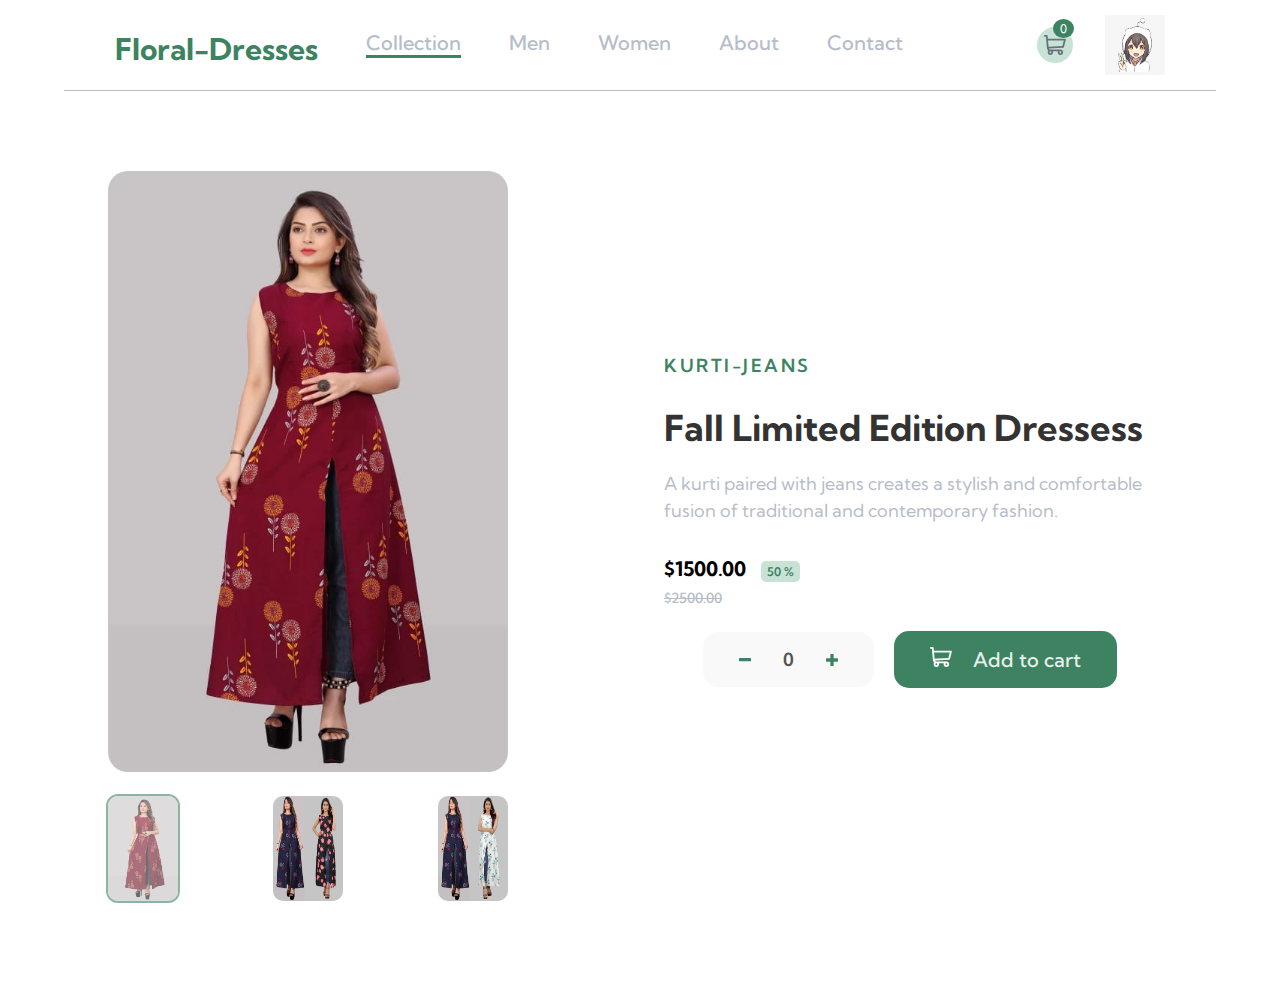
<file: task 1/index.html>
<!DOCTYPE html>
<html lang="en">
  <head>
    <meta charset="UTF-8" />
    <meta name="viewport" content="width=device-width,initial-scale=1.0" />
    <meta http-equiv="X-UA-Compatible" content="ie=edge" />
    <meta
      name="description"
      content="dresses e-commerce party-wear shopping clothes"
    />
    <!-- Link of Font Awesome -->
    <link
      rel="stylesheet"
      href="https://cdnjs.cloudflare.com/ajax/libs/font-awesome/6.0.0-beta2/css/all.min.css" integrity="sha512-YWzhKL2whUzgiheMoBFwW8CKV4qpHQAEuvilg9FAn5VJUDwKZZxkJNuGM4XkWuk94WCrrwslk8yWNGmY1EduTA==" crossorigin="anonymous" referrerpolicy="no-referrer"
    />
   
    <!-- Styling Links -->
    <link href="style.css" type="text/css" rel="stylesheet" />
    <link rel="manifest" href="manifest.webmanifest" />
    <link rel="icon" href="images/favicon-32x32.png" />
    <link rel="icon" href="images/apple.png" />
    
    <link href="general.css" type="text/css" rel="stylesheet" />
    <link href="queries.css" type="text/css" rel="stylesheet" /> 

    <!-- this is a link of animate.css -->
    <link rel="stylesheet" href="https://cdnjs.cloudflare.com/ajax/libs/animate.css/4.1.1/animate.min.css">
    

    <title>Floral-Dresses</title>
  </head>
  <body >
    <div class="overlay"></div>
    <header class="header">
     
        <button class="navigation-btn " aria-label="close icon">
            <i class="menu-btn close fas fa-close"></i>
        </button>
        
        <div class="logo--bars">
            <button class="navigation-btn " aria-label="navigation open icon">
                <i class="menu-btn open fas fa-bars"></i>
            </button>
            <div class="logo logo-hide" >
              Floral-Dresses
            </div>
        </div>
        
      <!-- log end here  -->
      <!-- navigation start -->
      <div class="main-navigation">
        
        <nav>
        <ul class="main-navigation-list">
           <li>
            <div class="logo logo--inner ">
                Floral-Dresses
            </div>
           </li>
          <li>
            <a href="#" class="main-navigation-link nav-active">Collection</a>
           </li>
          </li>
          <li><a href="#" class="main-navigation-link ">Men</a></li>
          <li>
            <a href="#" class="main-navigation-link">Women</a>
          </li>
          <li><a href="#" class="main-navigation-link">About</a></li>
          <li>
            <a href="#" class="main-navigation-link ">Contact</a>
          </li>
        </ul>
      </div>
      <div class="cart-container" id="empty">
        <p class="cart-name">Cart</p>
        <div class="cart--line"></div>
        <p class="cart--empty">Your cart is empty</p>
      </div>
      <div class="cart-container   " id="filled">
        <p class="cart-name">Cart</p>
        
        <div class="cart--line"></div>
       <div class="fill">
         <div>
         <img src="images/image 1.jpg" class="cart-thumbnail" alt="added item into cart"></div>
         <div>
         <p class="fill--cart"> Fall limited edition dresses</p>
         <p class="price--cart"><span class="item--price" > &#36; 1025.00 </span><span class="multi">X </span> <span class="quantity">1</span>  &#36;<span class="total">  1025</span></p>
        </div>
        <div>
         <img src="images/icon-delete.svg" class="delete" alt="delete icon to empty the cart">
        </div>
         
       </div>
      
       <button class="button" aria-label="Checkout"><a class="checkout" href="#"> Checkout</a>
       </button>

        
      </div>
      <!-- cart and avatar  -->
       <div class="cart--container">
       
          <a href="#" class="cart--link">
            <img src="images/icon-cart.svg" class="cart cart--show" alt="cart image">
            <span class="superscript">0</span>
          </a>
          <img src="images\image-avatar.png" class="avatar" alt=" current login user" />
        
       </div>
      
      </nav>
     
    </header>
    <!-- line below header  -->
    
    <div class="line">
     
    </div>
    
    <!-- hero section  -->
    <section class="hero-section">
      <!-- hero container  -->
      <div class="hero grid grid--two--col">
            <!-- hero image  -->
        <div class="hero-images ">
         <div class="imgesss ">
          <img src="images/image 1.jpg" class="hero-image slide mobile--slide " alt="dresses image" />
          <img src="images/image 2.jpg" class="hero-image " alt="dresses image" />
          <img src="images/image 3.jpg" class="hero-image   " alt="dresses image" />
          <button class="arrow left--arrow" id="mobile--previous" aria-label="arrow icon">
            <img src="images/icon-previous.svg" class="  previous" alt="previous icon">
          </button>
          <button class="arrow right--arrow" id="mobile--next" aria-label="arrow icon" >
            <img src="images/icon-next.svg" class="next" alt="next icon">
          </button>
        </div>
          <div class="images-container">
            <img src="images/image 1.jpg"  class="image-1 thumbnail thumbnail-active" alt="dresses image thumbnail">
            <img src="images/image 2.jpg"  class="image-2 thumbnail" alt="dresses image thumbnail">
            <img src="images/image 3.jpg"  class="image-3 thumbnail" alt="dresses image thumbnail">
           
           
          </div>
          
          <!-- pop up container  -->
          <div class="img-container ">
            <button class="closeBtn" aria-label="close icon">
              <img src="images/icon-close.svg" class="  close" alt="close icon ">
            </button>
            <img src="images/image 1.jpg" class="overlay-img shown " alt="dresses image" />
          <img src="images/image 2.jpg" class="overlay-img " alt="dresses image"/>
          <img src="images/image 3.jpg" class="overlay-img " alt="dresses image" />
      
            <div class="images-container">
              <img src="images/image 1.jpg"  class="image-1 overlay-thumb thumbnail-active"alt="dresses image thumbnail">
              <img src="images/image 2.jpg"  class="image-2 overlay-thumb"alt="dresses image thumbnail">
              <img src="images/image 3.jpg"  class="image-3 overlay-thumb"alt="dresses image thumbnail">
             
             
            </div>
            <button class="arrow left--arrow" id="arrow--previous" aria-label="arrow ">
              <img src="images/icon-previous.svg" class="  previous" alt="previous icon">
            </button>
            <button class="arrow right--arrow" id="arrow--next" aria-label="arrow icon">
              <img src="images/icon-next.svg" class="next" alt="next icon">
            </button>
          </div>
          
        </div>
        <!-- hero text box  -->
        <div class="hero-text-box">
          <div class="padding-left">
          <span class="subheading"> KURTI-JEANS</span>
          <h1 class="primary-heading">
           Fall limited edition dressess
          </h1>
          <p class="hero-description">
            A kurti paired with jeans creates a stylish and comfortable fusion of traditional and contemporary fashion.
          </p>
          <div class="mobile-active">
<p class="price">&#36;1500.00 <span class="discount">50 &#37</span></p>
<p class="old-price">  &#36;2500.00</p>
</div>
</div>
<div class="action">
<a href="#section-how" class="btn btn--right"><img src="images/icon-minus.svg" class="minus padding--right text--align" alt="minus icon to remove icon"><span class="number">0</span><img src="images/icon-plus.svg" class="plus padding--left" alt="plus icon to add item into cart"></a>
          <a class="btn btn--left add--to" href="#cta"><img src="images/icon-cart.svg" class="cart" alt="cart icon" > <span class="add_to">Add to cart</span> </a>
          
          </div>
            
          </div>
        
        </div>
       
      </div>
  
          </section>

    </div>
    
    <script src="script.js"></script>
  </body>
</html>
</file>
<file: task 1/style.css>
@import url("https://fonts.googleapis.com/css2?family=Barlow+Condensed&family=Bellefair&family=Kumbh+Sans:wght@400;500;600;700&family=Outfit:wght@400;500;600&display=swap");
* {
  box-sizing: border-box;
  padding: 0;
  margin: 0;
}
body {
  position: relative;
}
/* header  */
.sticky {
  position: fixed;
  top: 0;
  bottom: 0;
  background-color: rgba(255, 255, 255, 0.9);
  box-shadow: 0 2px 10px rgba(0, 0, 0, 0.3);
  width: 100%;
  height: 80rem;
  padding-top: 0;
  padding-bottom: 0;
  z-index: 999;
  transition: all 0.5s ease-out;
}
.header {
  display: flex;
  align-items: center;
  justify-content: space-around;
  height: 9rem;
  padding: 0 4.8rem;
  background-color: hsl(0, 0%, 100%);
  position: relative;
}
.logo {
  font-size: 3rem;
  height: 3rem;
  cursor: pointer;
  color:#3D8361;
  font-weight: bold;
  /* Animation from animate.css */
  animation-name:heartBeat;
  animation-duration: 2s;
  animation-iteration-count: infinite;
}

.main-navigation-list {
  display: flex;
  gap: 4.8rem;
  list-style: none;
  justify-content: center;
}
.navigation-btn {
  display: block;
  font-size: 3.6rem;
  padding: 1.6rem 3.2rem;
  border: none;
  background-color: transparent;
  position: absolute;
  top: 0;
  right: 0;
  margin: 1.6rem 3.2rem;
  z-index: 888; 
  display: none;
}
.line {
  height: 0.1rem;
  max-width: 90vw;
  background-color: hsl(220, 14%, 75%);
  margin: 0 auto;
}
.cart-container {
  position: absolute;
  background-color: hsl(0, 0%, 100%);
  box-shadow: 0 0.6rem 0.7rem 0.3rem rgba(0, 0, 0, 0.3);
  display: block;
  width: 35rem;
  height: 25rem;
  top: 8rem;
  right: 2rem;
  display: none;
  z-index: 999999;
  flex-direction: column;
}

.cart-container.showCart {
  display: flex;
}

.img-container {
  position: absolute;
  background-color: transparent;
  box-shadow: 0 0.6rem 0.7rem 0.3rem rgba(0, 0, 0, 0.3);
  margin: 0 auto;
  width: 45rem;
  height: 50rem;
  top: 18%;
  left: 52%;
  transform: translate(-52%);
  z-index: 1;
  opacity: 1;
  border-radius: 2rem;
  opacity: 1;
}
.cart--line {
  width: 100%;
  height: 0.1rem;
  background-color: hsl(220, 14%, 75%);
  text-align: center;
  margin-top: 2rem;
}
.cart-name {
  padding-top: 1rem;
  padding-left: 0.5rem;
  font-size: 1.6rem;
  font-weight: 600;
}
.cart--empty {
  padding-top: 3rem;
  align-self: center;
  color: hsl(220, 14%, 75%);
  font-size: 1.4rem;
}


.main-navigation-link:link,
.main-navigation-link:visited {
  font-size: 2rem;
  font-weight: 500;
  text-decoration: none;
  font-size: 2rem;
  font-weight: 500;
  color: hsl(220, 14%, 75%);
}
.main-navigation-link:hover,
.main-navigation-link:active {
  /* color: hsl(26, 100%, 55%); */
  color:#3D8361;
}
.main-navigation-link.nav-cta:link,
.main-navigation-link.nav-cta:visited {
  border-radius: 1.5rem;
  padding: 1.2rem 2.4rem;
  /* background-color: #f59f00; */
  background-color:#3D8361;
  font-size: 3rem;
}
.avatar {
  width: 6rem;
  height: 6rem;
  cursor: pointer;
}
.cart--container {
  display: flex;
  justify-content: center;
  align-items: center;
  gap: 3.2rem;
  position: relative;
  z-index: 8888;
}
.cart {
  color: hsl(220, 14%, 75%);
}
.add_to {
  padding-left: 1.6rem;
}
.action .cart {
  filter: brightness(0) invert(1);
}
.minus:hover,
.plus:hover {
  filter: opacity(80%);
}

/* ***************** */
/* hero-section  */
/* ******************** */
.hero-section {
  padding-top: 8rem;
  overflow: hidden;
}
.hero {
  max-width: 130rem;
  margin: 0 auto;
  gap: 3.6rem;
}
.hero-images {
  max-width: 65%;
  margin: 0 auto;
} 
.hero-image .active {
  opacity: 1;
  visibility: auto;
  pointer-events: all;
}
.hero-image {
  max-width: 100%;
  border-radius: 2rem;
  display: none;
}

.images-container {
  display: flex;
  justify-content: space-between;
  gap: 3.2rem;
  padding-top: 2.4rem;
}
.thumbnail {
  width: 7rem;
  height: auto;
  border-radius: 1rem;
}
.hero-text-box {
  align-self: center;
  max-width: 80%;
}
.hero-description {
  color: hsl(220, 14%, 75%);
  margin-bottom: 3.2rem;
  font-size: 1.8rem;
  line-height: 1.5;
  padding-top: 2.4rem;
}
.price {
  font-size: 2rem;
  font-weight: 700;
  color: hsl(0, 0%, 0%);
}
.discount {
  background-color: #c8e2d6;
  /* color: hsl(26, 100%, 55%); */
  color:#3D8361;
  font-size: 1.2rem;
  font-weight: 600;
  margin-left: 1rem;
  padding: 0.3rem 0.6rem;
  border-radius: 0.5rem;
}
.old-price {
  color: hsl(220, 14%, 75%);
  font-size: 1.4rem;
  font-weight: 500;
  text-decoration: line-through;
  padding-top: 0.8rem;
}
.action {
  display: flex;
  justify-content: center;
  align-items: center;
  padding-top: 2.4rem;
}
.padding--right {
  padding-right: 3.2rem;
}
.padding--left {
  padding-left: 3.2rem;
}
/* active state  */
.main-navigation-link.nav-active:link,
.main-navigation-link.nav-active:visited {
  /* border-bottom: 3px solid #ff7d1a; */
  border-bottom: 3px solid #3D8361;
}
.avatar:hover {
  /* border-bottom: 3px solid #ff7d1a; */
  box-shadow: 0 0 0 0.2rem #3D8361;
  border-radius: 50%;
}
.minus:hover,
.plus:hover {
  color: #7ec1a0;
}
/* thnumbnail active  */
.thumbnail-active {
  filter: opacity(60%);
  /* box-shadow: 0 0 0 0.2rem rgb(255, 125, 26); */
  box-shadow: 0 0 0 0.2rem #3D8361;
  overflow: hidden;
}
.thumbnail:hover {
  filter: opacity(60%);
  cursor: pointer;
}

/* on click make body shadow  */
.overlay {
  width: 100%;
  height: 100vh;
  background-color: rgba(0, 0, 0, 0.842);
  /* filter: opacity(90%); */
  z-index: 2;
  display: none;
  position: absolute;
}
.overlay.active {
  display: block;
}
.img-container {
  /* content: ""; */
  position: absolute;
  background-color: transparent;
  box-shadow: 0 0.6rem 0.7rem 0.3rem rgba(0, 0, 0, 0.3);
  /* box-shadow: 0px 6px 6px 3px rgba(0,0,0,0.55); */
  margin: 0 auto;
  width: 45rem;
  height: 50rem;
  top: 18%;

  left: 52%;
  transform: translate(-52%);
  z-index: 6;
  opacity: 1;
  border-radius: 2rem;
  opacity: 0;
  visibility: hidden;
  pointer-events: none;
}
.img-container.active {
  opacity: 1;
  visibility: visible;
  pointer-events: all;
}
.arrow {
  position: fixed;
  top: 50%;
  background-color: hsl(0, 0%, 100%);
  border: none;
  width: 4rem;
  height: 4rem;
  padding: 1rem;
  border-radius: 50%;
  transform: translateY(-50%);
  cursor: pointer;
}

.left--arrow {
  left: calc(2.5vw - 6rem);
}
.right--arrow {
  right: calc(2.5vw - 6.5rem);
}
.left--arrow:hover {
  stroke: red;
  /* fill: rgb(255, 125, 26); */
  fill:#3D8361;
}

.closeBtn {
  position: fixed;
  top: -2rem;
  right: 0;

  background-color: transparent;
  border: none;
  width: 4rem;
  height: 4rem;
  padding: 1rem;
  border-radius: 50%;
  transform: translateY(-50%);
  cursor: pointer;
}

/* styling filled cart  */
.cart-thumbnail {
  width: 5rem;
  height: auto;
  border-radius: 0.4rem;
}
.delete {
  width: 1.5rem;
  height: auto;
  cursor: pointer;
}
.fill {
  display: flex;
  justify-content: space-around;
  align-items: center;
  margin-top: 3rem;
}
.fill--cart,
.quantity,
.item--price,
.multi {
  font-size: 1.6rem;
  color: hsl(220, 14%, 75%);
}
.total {
  font-weight: 600;
}
.button:last-of-type {
  margin-top: auto;
  /* background-color: hsl(26, 100%, 55%); */
  background-color:#3D8361;

  align-self: center;
  filter: opacity(90%);
  text-decoration: none;
  display: inline-block;
  border-radius: 1.5rem;
  padding: 0.4rem 0.8rem;
  margin-bottom: 1.2rem;
  cursor: pointer;
  border: none;
}

.checkout {
  font-size: 1.4rem;
  text-decoration: none;
  display: inline-block;
  border-radius: 1.5rem;
  padding: 1rem 8rem;
  font-weight: 600;
  cursor: pointer;
  color: hsl(0, 0%, 100%);
} 
.superscript {
  padding: 0.2rem 0.7rem;
  text-align: center;
  border-radius: 50%;
  position: absolute;
  top: 0.4rem;
  color: hsl(0, 0%, 100%);
  left: 1.6rem;
  /* background-color: #ff7d1a; */
  background-color: #3D8361;
  font-size: 1.2rem;
}
/* to hide main images  */
.slide {
  display: block;
}

.overlay-img {
  max-width: 100%;
  border-radius: 2rem;
  display: none;
}
.shown {
  display: block;
}
.overlay-thumb {
  width: 7rem;
  height: auto;
  border-radius: 1rem;
}
.cart--link {
  background-color: #c8e2d6;
  border-radius: 50%;
  width: 3.6rem;
  height: 3.6rem;
  border: none;
  display: flex;
  justify-content: center;
  align-items: center;
  z-index: 9999;
}
/* Mobile navigaion  */
/* for mobile navigation */

.navigation-btn {
  display: flex;
  justify-content: center;
  align-items: center;
  gap: 2.4rem;
  font-size: 3.6rem;
  padding: 1.6rem 3.2rem;
  border: none;
  background-color: transparent;
  position: absolute;
  cursor: pointer;
  top: 0;
  left: 0;
  z-index: 7777;
  margin: 1.6rem 3.2rem; /* to show just over button on top */
}

.navigation-btn .fa-close {
  position: absolute;
  left: 0;
  top: 0;
  display: none;
}
.open {
  display: none;
}

.logo--inner {
  display: block;
}
.logo--bars {
  display: none;
}
.main-navigation.active {
  display: flex;
}
.hidden {
  display: none;
}
</file>
<file: task 1/general.css>
@import url("https://fonts.googleapis.com/css2?family=Barlow+Condensed&family=Bellefair&family=Kumbh+Sans:wght@400;500;600;700&family=Outfit:wght@400;500;600&display=swap");

html {
  font-size: 62.5%;
  scroll-behavior: smooth;
  overflow: hidden;
}
body { 
  background-color: #fff;
  height: 100vh;
  font-size: 2rem;
  font-weight: 400;
  font-family: "Kumbh Sans", sans-serif;
  position: relative;
}

*:focus {
  outline: none;
  /* box-shadow: 0 0 0 0.3rem rgba(226, 154, 19, 0.5); */
}
.navigation-btn:focus,
.menu-btn:focus,
.logo-bars:focus {
  outline: none !important;
  box-shadow: none;
}

strong {
  font-weight: 600;
}
.hidden {
  visibility: hidden;
  display: none;
}
.margin--botom--md {
  margin-bottom: 4.8rem !important;
}
.text--align {
  text-align: center;
}
.attribution {
  font-size: 11px;
  text-align: center;
}
.attribution a {
  color: hsl(228, 45%, 44%);
}
.btn,
.btn:link,
.btn:visited {
  text-decoration: none;
  display: inline-block;
  border-radius: 1.5rem;
  padding: 1.6rem 4.4rem;
  margin-bottom: 3.2rem;
  cursor: pointer;
}
.btn--right:link,
.btn--right:visited {
  color: #555;
  font-size: 1.8rem;
  background-color: #f9f9f9;
  font-weight: 600;
  display: flex;
  justify-content: center;
  align-items: center;
  max-width: fit-content;
}
.btn--left:link,
.btn--left:visited {
  /* background-color: hsl(26, 100%, 55%); */
  background-color: #3D8361;
  color: #e9efec;
  font-size: 2rem;
  margin-left: 3.2rem;
  font-weight: 500;
  align-self: center;
}
.btn--left:hover {
  /* background-color: #ffbe8d; */
  background-color: #7ec1a0;
  transition: all 0.4s ease;
  color: #fff;
}
.btn--right:hover,
.btn--right:active {
  background-color: #fff;
  box-shadow: inset 0 0 0 3px #cae4d7;
  transition: all 0.5s ease;
  border: none;
}
.grid {
  display: grid;
  column-gap: 9.6rem;
  row-gap: 9.6rem;
  margin-bottom: 9.6rem;
}
.center--align {
  align-self: center;
}
.grid--two--col {
  grid-template-columns: repeat(2, 1fr);
}
.grid--three--col {
  grid-template-columns: repeat(3, 1fr);
}
.grid--four--col {
  grid-template-columns: repeat(4, 1fr);
}
.grid--five--col {
  grid-template-columns: repeat(5, 1fr);
}
.grid:not(:last-child) {
  margin-bottom: 9.6rem;
}
.container {
  max-width: 120rem;
  margin: 0 auto;
  padding: 0 3.2rem;
}
.primary-heading {
  padding-top: 3.2rem;
  font-size: 3.6rem;
  line-height: 1.05;
  font-weight: 700;
  text-transform: capitalize;
  color: #333;
  /* margin-bottom: 3.2rem; */
}
.teruary-heading {
  display: block;
  /* color: #c47f00; */
  color:#3D8361;
  font-size: 3rem;
  font-weight: 500;
  margin-bottom: 1rem;
  text-transform: uppercase;
  letter-spacing: 1.9px;
  line-height: 1.5;
}
.secondary-heading {
  font-family: "Rubik", sans-serif;
  font-size: 4.4rem;
  line-height: 1.05;
  font-weight: 700;
  color: #333;
  margin-bottom: 6.4rem;
}
.subheading {
  font-size: 1.8rem;
  line-height: 0.5;
  font-weight: 600;
  text-transform: uppercase;
  letter-spacing: 0.25rem;
  color: #3D8361;
  /* color: hsl(26, 100%, 55%); */
}
.text-container {
  align-self: center;
}
.navigation-btn:focus {
  outline: none;
}
</file>
<file: task 1/queries.css>
/* spacing
2/4/8/12/16/24/32/48/64/80/96/128*/
/* font-size
10/12/14/16/18/20/24/30/36/44/52/62/74/86/98*/
/*****************/
/* Desktop tablets*
1345px==1345/16=75em/
/*****************/
@media (max-width: 84.07em) {
    /* below size: 1200px  1200px/16px*/
    /* rem===em  */
    /* 84*16=1344  smaller desktop*/
    .grid {
      column-gap: 4.8rem;
    }
    .btn--left:link,
    .btn--left:visited {
      margin-left: 2rem;
    }
    .btn,
    .btn:link {
      padding: 1.6rem 3.6rem;
    }
    .images-container {
      gap: 2.4rem;
    }
    .logo-hide {
      display: block;
    }
  }
  
  /*****************/
  /* Landscape tablets*
  1124px==1124/16=70.25em/
  /*****************/
  /* Now if we change the font size of default,
  every value we define in html based on our defince 62.5%,
  will reduce based on this value*/
  @media (max-width: 70.25em) {
    html {
      font-size: 56.25%;
    }
    .images-container {
      gap: 1.8rem;
    }
    .btn--left:link,
    .btn--left:visited {
      margin-left: 1.6rem;
    }
    .btn,
    .btn:link {
      padding: 1.2rem 2.4rem;
    }
    .logo-hide {
      display: block;
    }
  }
  /*****************/
  /* Landscape tablets*
  960px==960/16=60em/
  /*****************/
  @media (max-width: 60em) {
    html {
      font-size: 50%;
    }
    .hero {
      max-width: 120rem;
    }
    .grid {
      column-gap: 0;
    }
    .images-container {
      gap: 1.2rem;
    }
    .main-navigation-list {
      gap: 3.2rem;
    }
    .logo-hide {
      display: block;
    }
  }
  /*****************/
  /* Landscape tablets*
  776px==776/16=50.62em/
  /*****************/
  
  @media (max-width: 50.62em) {
    /* mobile navigation  */
    .mobile--slide {
      display: block;
    }
    .main-navigation {
      background-color: hsl(0, 0%, 100%);
      position: absolute;
      top: 0;
      left: 0;
      width: 50%;
      height: 100vh;
      display: flex;
      display: none;
      /* hiding element without using disply:none */
    }
  
    .logo {
      margin-left: 9.6rem;
    }
  
    .main-navigation-link:link,
    .main-navigation-link:visited {
      color: hsl(0, 0%, 0%);
      font-weight: 600;
      font-size: 2.8rem;
    }
    .main-navigation-list {
      flex-direction: column;
      gap: 4.6rem;
      padding-top: 9.6rem;
      padding-left: 6.2rem;
    }
    .header {
      justify-content: space-between;
      align-items: center;
    }
  
    .navigation-btn .fa-bars {
      display: inline-block;
    }
    .logo--bars {
      display: block;
    }
    .hero-text-box {
      max-width: 100%;
    }
    .hero-images {
      max-width: 85%;
      /* pointer-events: none; */
    }
    .images-container {
      gap: 0.2rem;
    }
    .add_to {
      padding-left: 0.8rem;
    }
    .btn,
    .btn:link {
      padding: 0.8rem 1.6rem;
    }
    .logo-hide {
      display: none;
    }
  }
  /* *****************/
  /* Landscape tablets*
  576px==576/16=36em/
  /*****************/
  @media (max-width: 50.62em) {
    html {
      overflow: auto;
    }
    .cart--container {
    }
    .main-navigation {
      height: 100vh;
      z-index: 1;
    }
    .showCart {
      z-index: 99999;
    }
  
    .header {
      padding: 0 2.4rem;
      justify-content: space-between;
      height: 6rem;
    }
    .navigation-btn {
      font-size: 2.4rem;
      padding-top: 2rem;
      margin: 0;
    }
    .logo {
      margin-left: 4.2rem;
    }
    .cart--container {
      gap: 1.8rem;
    }
    .avatar {
      width: 4rem;
      height: 4rem;
    }
    .menu-btn {
      font-size: 2.4rem;
    }
    .close {
      margin-top: 2.4rem;
      margin-left: 2.4rem;
    }
    .line {
      display: none;
    }
    .grid--two--col {
      grid-template-columns: 1fr;
    }
    .images-container {
      display: none;
    }
    .img-container {
      display: none;
    }
    .overlay.active {
      display: none;
    }
    .hero-images {
      position: relative;
      align-self: center;
    }
    .arrow {
      position: absolute;
      top: 50%;
      background-color: hsl(0, 0%, 100%);
      border: none;
      width: 4rem;
      height: 4rem;
      padding: 1rem;
      border-radius: 50%;
      transform: translateY(-50%);
      cursor: pointer;
    }
    .left--arrow {
      left: calc(6vw - 1rem);
    }
    .right--arrow {
      right: calc(6vw - 1rem);
    }
    .left--arrow:hover {
      stroke: red;
      fill: rgb(255, 125, 26);
    }
    .hero-section {
      padding-top: 0;
    }
    .hero-images {
      max-width: 100%;
    }
  
    .grid {
      gap: 1.2rem;
    }
    .hero-image {
      border-radius: 0;
    }
    .padding-left {
      padding-left: 3.2rem;
      max-width: 95%;
    }
    .mobile-active {
      display: flex;
      justify-content: space-between;
    }
    .cart--container {
      z-index: 55555;
    }
    .btn,
    .btn:link {
      padding: 1.2rem 4.4rem;
      max-width: 100%;
    }
    .action {
      flex-direction: column;
      padding-left: 0;
      margin-top: 2.4rem;
    }
    .btn--left:link,
    .btn--left:visited {
      font-size: 2rem;
    }
    .btn,
    .btn:link,
    .btn:visited {
      text-decoration: none;
      display: inline-block;
      border-radius: 1.5rem;
      padding: 1.6rem 4.4rem;
      margin-bottom: 3.2rem;
      cursor: pointer;
    }
    .logo-hide {
      display: none;
    }
  
    .btn--right:link,
    .btn--right:visited {
      color: #555;
      font-size: 1.8rem;
      background-color: #eee;
      font-weight: 600;
      display: flex;
      justify-content: center;
      align-items: center;
      max-width: fit-content;
    }
  }
  /* spacing
  2/4/8/12/16/24/32/48/64/80/96/128*/
  /* font-size
  10/12/14/16/18/20/24/30/36/44/52/62/74/86/98*/
  /* @media (max-width: 75em) {
    html {
      font-size: 56.25%;
    }
    .header {
      padding: 0 3.2rem;
    }
    .hero {
      gap: 8rem;
    }
    .main-navigation-list {
      gap: 3.2rem;
    }
    .secondary-heading {
      font-size: 3.6rem;
    }
    .subheading {
      font-size: 3rem;
    }
    .teruary-heading {
      font-size: 2.4rem;
    }
    .grid {
      column-gap: 4.8rem;
      row-gap: 8rem;
    }
    .testmonials {
      row-gap: 6.4rem;
      column-gap: 1.2rem;
    }
    .testmonial-gallery {
      padding: 0 1.2rem 0 0;
    }
    .container-pricing {
      padding: 4.8rem 0;
    }
    .step-num {
      font-size: 6.4rem;
    }
    .testmonials {
      grid-template-columns: 1fr;
    }
  } */
</file>
